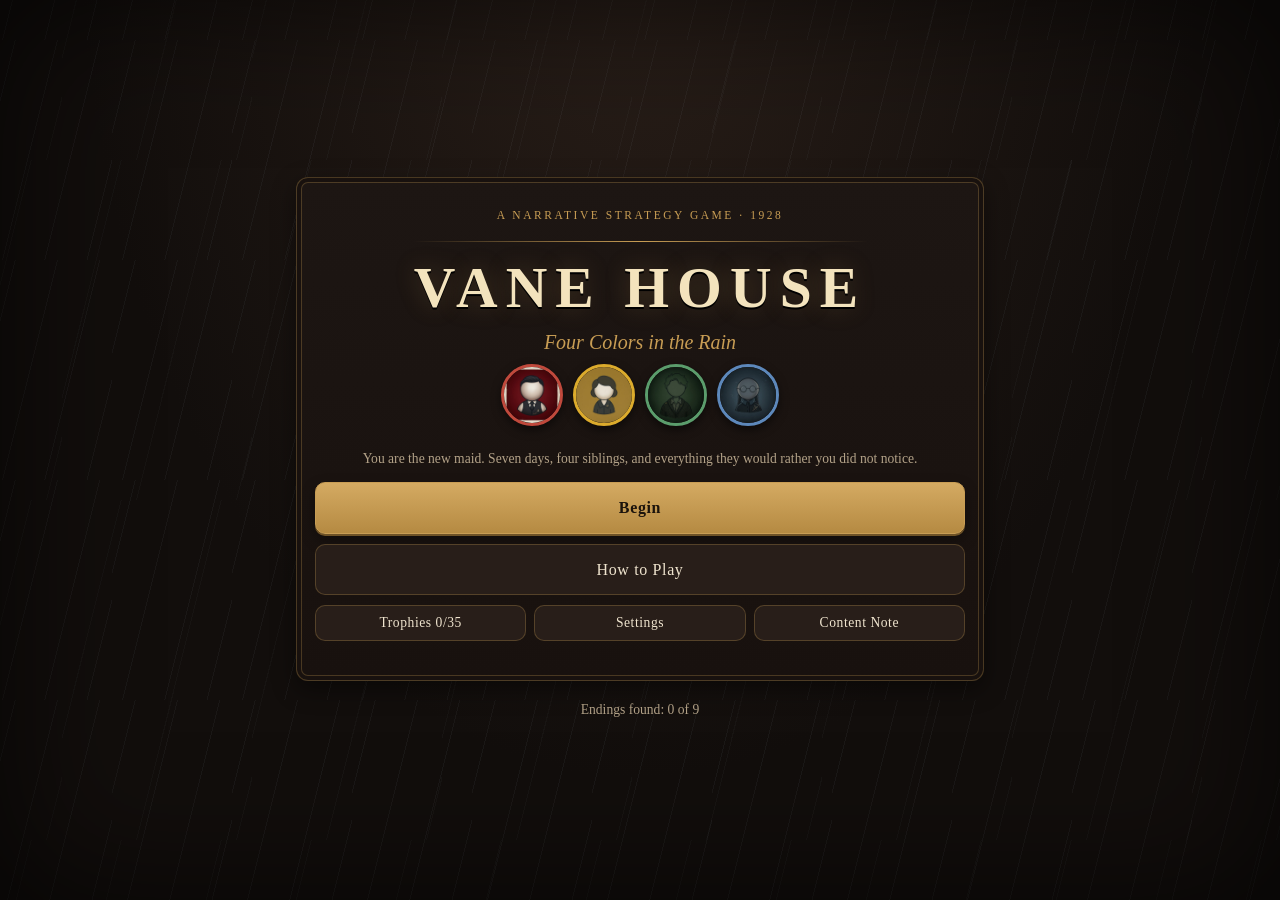
<file: index.html>
<!DOCTYPE html>
<html lang="en">
<head>
  <meta charset="utf-8" />
  <meta name="viewport" content="width=device-width, initial-scale=1, viewport-fit=cover" />
  <title>Vane House: Four Colors in the Rain</title>
  <meta name="description" content="A 1928 narrative strategy game. You are the new maid at Vane House. Four siblings, four colours, and a week of rain to learn what each of them is hiding." />
  <meta name="theme-color" content="#1b1411" />
  <meta name="color-scheme" content="dark" />
  <meta name="apple-mobile-web-app-capable" content="yes" />
  <meta name="mobile-web-app-capable" content="yes" />
  <meta name="apple-mobile-web-app-status-bar-style" content="black-translucent" />
  <link rel="manifest" href="./manifest.json" />
  <link rel="icon" type="image/svg+xml" href="./icon-512.svg" />
  <link rel="apple-touch-icon" href="./icon-180.png" />
  <link rel="stylesheet" href="./styles.css" />
</head>
<body>
  <div class="rain" id="rain" aria-hidden="true"></div>
  <div class="vignette" aria-hidden="true"></div>

  <div id="app" class="app" aria-live="polite"></div>

  <div id="modal" class="modal hidden" role="dialog" aria-modal="true" aria-labelledby="modal-title">
    <div class="modal-card">
      <div class="modal-head">
        <h2 id="modal-title">Ledger</h2>
        <button id="modal-close" class="btn ghost small" type="button" data-act="close-modal" aria-label="Close">Close ✕</button>
      </div>
      <div id="modal-body" class="modal-body"></div>
    </div>
  </div>

  <div id="toast" class="toast hidden" role="status" aria-live="polite"></div>

  <noscript><p style="padding:24px;font-family:Georgia,serif;color:#efe4ce">Vane House needs JavaScript to run.</p></noscript>

  <script src="./story.js"></script>
  <script src="./story-extra.js"></script>
  <script src="./audio.js"></script>
  <script src="./engine.js"></script>
  <script src="./app.js"></script>
</body>
</html>
</file>
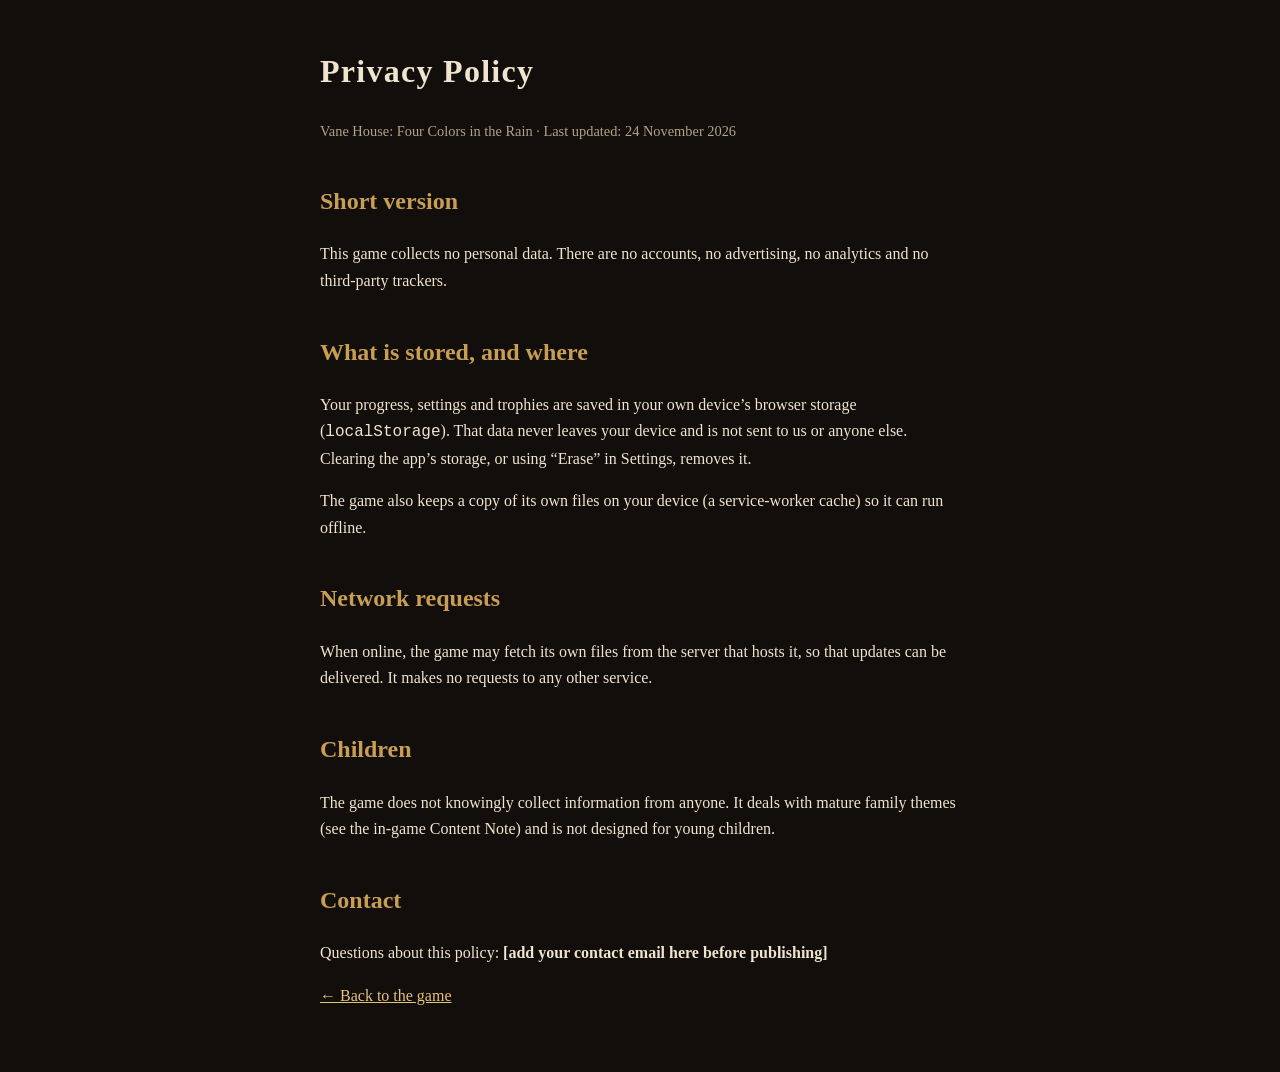
<file: privacy.html>
<!DOCTYPE html>
<html lang="en">
<head>
  <meta charset="utf-8" />
  <meta name="viewport" content="width=device-width, initial-scale=1" />
  <title>Privacy Policy — Vane House: Four Colors in the Rain</title>
  <meta name="theme-color" content="#1b1411" />
  <style>
    body { background: #120e0c; color: #efe4ce; font: 1rem/1.65 Georgia, serif; margin: 0; padding: 24px 18px 48px; }
    main { max-width: 640px; margin: 0 auto; }
    h1 { font-weight: 600; letter-spacing: .04em; } h2 { color: #c89d54; font-weight: 600; margin-top: 1.6em; }
    a { color: #e6c27a; } .muted { color: #b3a288; font-size: .9rem; }
  </style>
</head>
<body>
<main>
  <h1>Privacy Policy</h1>
  <p class="muted">Vane House: Four Colors in the Rain · Last updated: 24 November 2026</p>

  <h2>Short version</h2>
  <p>This game collects no personal data. There are no accounts, no advertising, no analytics and no third-party trackers.</p>

  <h2>What is stored, and where</h2>
  <p>Your progress, settings and trophies are saved in your own device’s browser storage (<code>localStorage</code>). That data never leaves your device and is not sent to us or anyone else. Clearing the app’s storage, or using “Erase” in Settings, removes it.</p>
  <p>The game also keeps a copy of its own files on your device (a service-worker cache) so it can run offline.</p>

  <h2>Network requests</h2>
  <p>When online, the game may fetch its own files from the server that hosts it, so that updates can be delivered. It makes no requests to any other service.</p>

  <h2>Children</h2>
  <p>The game does not knowingly collect information from anyone. It deals with mature family themes (see the in-game Content Note) and is not designed for young children.</p>

  <h2>Contact</h2>
  <p>Questions about this policy: <strong>[add your contact email here before publishing]</strong></p>

  <p><a href="./">← Back to the game</a></p>
</main>
</body>
</html>
</file>
<file: styles.css>
/* Vane House — 1928 interwar look: mahogany, brass, rain. Mobile-first. */
:root {
  --bg: #120e0c;
  --panel: #1d1613;
  --panel2: #281e19;
  --ink: #efe4ce;
  --muted: #b3a288;
  --gold: #c89d54;
  --gold-soft: rgba(200, 157, 84, 0.28);
  --red: #c0493c;
  --yellow: #dcab2c;
  --green: #5b9d6c;
  --blue: #5d88bb;
  --danger: #a23b30;
  --radius: 12px;
  --font-display: "Didot", "Bodoni MT", "Playfair Display", "Times New Roman", Georgia, serif;
  --font-body: Georgia, "Iowan Old Style", "Palatino Linotype", serif;
  --fs: 1rem;
}
:root.large { --fs: 1.12rem; }

* { box-sizing: border-box; -webkit-tap-highlight-color: transparent; }
html, body { margin: 0; padding: 0; }
body {
  background: radial-gradient(ellipse at 50% -10%, #2a1f19 0%, var(--bg) 62%) fixed;
  color: var(--ink);
  font-family: var(--font-body);
  font-size: var(--fs);
  line-height: 1.6;
  min-height: 100dvh;
  overflow-x: hidden;
}
.hidden { display: none !important; }
button { font: inherit; color: inherit; }

/* ---------- atmosphere ---------- */
.rain {
  position: fixed; inset: -20% -10%; pointer-events: none; z-index: 0; opacity: 0.5;
  background:
    repeating-linear-gradient(104deg, transparent 0 22px, rgba(180, 196, 214, 0.10) 22px 23px, transparent 23px 41px),
    repeating-linear-gradient(104deg, transparent 0 57px, rgba(180, 196, 214, 0.07) 57px 58px, transparent 58px 97px);
  background-size: 120px 220px, 190px 340px;
  animation: rainfall 0.9s linear infinite;
}
@keyframes rainfall {
  from { background-position: 0 0, 0 0; }
  to { background-position: -22px 220px, -34px 340px; }
}
body.no-rain .rain { display: none; }
@media (prefers-reduced-motion: reduce) { .rain { animation: none; } * { transition: none !important; } }
.vignette { position: fixed; inset: 0; pointer-events: none; z-index: 1; box-shadow: inset 0 0 140px rgba(0, 0, 0, 0.7); }

.app {
  position: relative; z-index: 2; max-width: 720px; margin: 0 auto;
  min-height: 100dvh; display: flex; flex-direction: column;
  padding: max(10px, env(safe-area-inset-top)) 12px max(12px, env(safe-area-inset-bottom));
}

/* ---------- shared bits ---------- */
.deco {
  position: relative; background: linear-gradient(180deg, var(--panel), #18110e);
  border: 1px solid var(--gold-soft); border-radius: var(--radius);
  box-shadow: 0 8px 24px rgba(0, 0, 0, 0.45), inset 0 0 0 4px #18110e, inset 0 0 0 5px var(--gold-soft);
}
.btn {
  display: inline-flex; align-items: center; justify-content: center; gap: 8px;
  border: 1px solid var(--gold); background: linear-gradient(180deg, #d4aa62, #b58a42); color: #1b130c;
  font-family: var(--font-display); font-weight: 700; letter-spacing: 0.04em;
  padding: 12px 18px; border-radius: 10px; cursor: pointer; min-height: 46px;
  box-shadow: 0 2px 0 #6e5226, 0 6px 14px rgba(0, 0, 0, 0.35);
}
.btn:active { transform: translateY(1px); box-shadow: 0 1px 0 #6e5226; }
.btn:focus-visible, .choice:focus-visible, .sib-btn:focus-visible, .chip-btn:focus-visible { outline: 2px solid #fff3d2; outline-offset: 2px; }
.btn.ghost { background: var(--panel2); color: var(--ink); border-color: var(--gold-soft); box-shadow: none; font-weight: 400; }
.btn.small { padding: 6px 12px; min-height: 34px; font-size: 0.85rem; }
.btn.block { width: 100%; }
.btn:disabled { opacity: 0.45; cursor: not-allowed; }
.eyebrow { font-size: 0.72rem; letter-spacing: 0.22em; text-transform: uppercase; color: var(--gold); }
h1, h2, h3 { font-family: var(--font-display); font-weight: 600; margin: 0; }
p { margin: 0 0 0.9em; }
.muted { color: var(--muted); }
.small { font-size: 0.85rem; }

.dot { display: inline-block; width: 10px; height: 10px; border-radius: 50%; margin-right: 6px; vertical-align: -1px; }
.c-red { --c: var(--red); } .c-yellow { --c: var(--yellow); } .c-green { --c: var(--green); } .c-blue { --c: var(--blue); }
.dot.Red { background: var(--red); } .dot.Yellow { background: var(--yellow); } .dot.Green { background: var(--green); } .dot.Blue { background: var(--blue); }

/* ---------- title ---------- */
.title-screen { flex: 1; display: flex; flex-direction: column; justify-content: center; gap: 18px; padding: 18px 4px; text-align: center; }
.title-card { padding: 28px 18px 24px; }
.title-card h1 { font-size: clamp(2.3rem, 11vw, 3.6rem); letter-spacing: 0.14em; text-transform: uppercase; line-height: 1.05; color: #f3e3bd; text-shadow: 0 2px 0 #000, 0 0 24px rgba(200, 157, 84, 0.25); }
.title-card .sub { font-family: var(--font-display); font-style: italic; font-size: 1.25rem; color: var(--gold); margin: 8px 0 4px; }
.rule { height: 1px; margin: 16px auto; width: 70%; background: linear-gradient(90deg, transparent, var(--gold), transparent); }
.four { display: flex; justify-content: center; gap: 10px; margin: 6px 0 14px; }
.four img { width: 62px; height: 62px; border-radius: 50%; object-fit: cover; border: 3px solid var(--c); box-shadow: 0 4px 10px rgba(0, 0, 0, 0.5); background: #000; }
.menu { display: flex; flex-direction: column; gap: 10px; margin-top: 8px; }
.pwa-line { font-size: 0.78rem; color: var(--muted); min-height: 1.2em; }

/* ---------- HUD ---------- */
.hud { display: flex; justify-content: space-between; align-items: center; gap: 10px; padding: 10px 14px; }
.hud .when { font-family: var(--font-display); font-size: 1.05rem; }
.hud .when small { color: var(--muted); font-family: var(--font-body); font-size: 0.78rem; margin-left: 4px; }
.pips { display: flex; gap: 6px; align-items: center; }
.pip { width: 14px; height: 14px; border-radius: 50%; background: #3a2e26; border: 1px solid var(--gold-soft); }
.pip.on { background: radial-gradient(circle at 40% 35%, #ffe9a6, #d4a03c 65%, #8a5f1c); box-shadow: 0 0 10px rgba(255, 207, 100, 0.6); }
.meter-row { display: flex; align-items: center; gap: 10px; padding: 8px 14px 0; font-size: 0.78rem; color: var(--muted); }
.meter { flex: 1; height: 8px; border-radius: 6px; background: #2b211b; overflow: hidden; border: 1px solid rgba(255, 255, 255, 0.05); }
.meter > i { display: block; height: 100%; border-radius: 6px; transition: width 0.4s ease; }
.meter.scrutiny > i { background: linear-gradient(90deg, #8a6a2a, #c0493c); }
.meter.trust > i { background: linear-gradient(90deg, #8a6a2a, #e0bb6a); }
.meter.mask > i { background: var(--c); opacity: 0.85; }

.strip { display: grid; grid-template-columns: repeat(4, 1fr); gap: 6px; margin: 10px 0; }
.sib-card { background: var(--panel); border: 1px solid var(--gold-soft); border-top: 3px solid var(--c); border-radius: 10px; padding: 6px; font-size: 0.7rem; cursor: pointer; text-align: center; }
.sib-card img { width: 44px; height: 44px; border-radius: 50%; object-fit: cover; border: 2px solid var(--c); display: block; margin: 0 auto 3px; }
.sib-card b { font-family: var(--font-display); font-size: 0.82rem; display: block; }
.sib-card .meter { height: 5px; margin-top: 3px; }
.sib-card .lbl { display: flex; justify-content: space-between; color: var(--muted); margin-top: 3px; font-size: 0.62rem; }

/* ---------- stage ---------- */
.stage { flex: 1; padding: 18px 16px 20px; margin-bottom: 10px; outline: none; }
.stage h2 { font-size: 1.45rem; line-height: 1.2; margin-bottom: 6px; }
.stage .weather { font-style: italic; color: var(--muted); margin-bottom: 14px; }
.loc { padding: 12px 12px 10px; margin-bottom: 10px; border: 1px solid var(--gold-soft); border-radius: 10px; background: var(--panel2); }
.loc h3 { font-size: 1.02rem; }
.loc .desc { font-size: 0.84rem; color: var(--muted); margin: 2px 0 8px; }
.loc-actions { display: flex; flex-wrap: wrap; gap: 8px; }
.sib-btn {
  display: flex; align-items: center; gap: 8px; padding: 5px 12px 5px 5px; border-radius: 999px; cursor: pointer;
  background: #1a1411; border: 1px solid var(--c); color: var(--ink); min-height: 46px;
}
.sib-btn img { width: 36px; height: 36px; border-radius: 50%; object-fit: cover; border: 2px solid var(--c); }
.sib-btn .flag { color: var(--gold); font-size: 0.8rem; }
.chip-btn { border: 1px dashed var(--gold-soft); background: transparent; color: var(--ink); border-radius: 999px; padding: 8px 14px; cursor: pointer; font-size: 0.86rem; min-height: 40px; }
.chip-btn small { color: var(--muted); }
.chip-btn:disabled { opacity: 0.4; }
.pass { margin-top: 14px; text-align: center; }

.scene-head { display: flex; gap: 14px; align-items: center; margin-bottom: 12px; }
.portrait { width: 92px; height: 92px; flex: none; border-radius: 12px; object-fit: cover; border: 3px solid var(--c); box-shadow: 0 6px 16px rgba(0, 0, 0, 0.5); background: #000; }
.scene-head .who { color: var(--c); font-family: var(--font-display); letter-spacing: 0.06em; font-size: 0.86rem; text-transform: uppercase; }
.four.small img { width: 40px; height: 40px; border-width: 2px; }
.narr p { font-size: 1.03rem; }
.narr p:first-letter { }

.choices { display: flex; flex-direction: column; gap: 9px; margin-top: 14px; }
.choice {
  text-align: left; background: var(--panel2); border: 1px solid var(--gold-soft); border-radius: 10px; padding: 11px 13px; cursor: pointer;
  display: block; width: 100%; line-height: 1.45;
}
.choice:hover { border-color: var(--gold); }
.choice .tag { display: block; font-size: 0.72rem; letter-spacing: 0.08em; text-transform: uppercase; color: var(--gold); margin-top: 4px; }
.choice.gated { border-color: var(--gold); background: linear-gradient(180deg, #33261a, #281e19); box-shadow: 0 0 14px rgba(200, 157, 84, 0.22); }
.choice.pry { border-style: dashed; border-color: rgba(192, 73, 60, 0.55); color: #e4b8b1; }
.choice.pry .tag { color: #d97a6d; }
.choice.locked { opacity: 0.5; cursor: default; border-style: dotted; }
.choice.locked:hover { border-color: var(--gold-soft); }

.result .react { font-size: 1.06rem; border-left: 3px solid var(--c, var(--gold)); padding-left: 12px; margin: 10px 0 14px; }
.chips { display: flex; flex-wrap: wrap; gap: 8px; margin: 10px 0; }
.chip { font-size: 0.8rem; padding: 4px 10px; border-radius: 999px; background: #1a1411; border: 1px solid var(--gold-soft); }
.chip.good { border-color: #6aa27a; color: #bfe3c7; }
.chip.bad { border-color: #b4574b; color: #efbdb5; }
.banner { background: rgba(200, 157, 84, 0.12); border-left: 3px solid var(--gold); padding: 10px 14px; border-radius: 6px; margin: 8px 0; font-size: 0.92rem; }
.banner b { font-family: var(--font-display); }
.hint-box { font-style: italic; border: 1px dashed var(--gold-soft); border-radius: 10px; padding: 10px 14px; margin: 10px 0; color: #e8d9b8; }
.after { color: var(--muted); font-style: italic; }

.transition { text-align: center; padding: 28px 8px; }
.transition h2 { font-size: 1.9rem; }
.transition .big { font-family: var(--font-display); font-size: 3rem; color: var(--gold); line-height: 1; margin: 8px 0; }

.ending h2 { font-size: 1.9rem; text-align: center; }
.ending .kind { text-align: center; margin-bottom: 14px; }
.epi { font-size: 0.92rem; border-left: 3px solid var(--c); padding-left: 10px; margin: 8px 0; }
.stats { display: grid; grid-template-columns: 1fr 1fr; gap: 8px; margin: 14px 0; font-size: 0.88rem; }
.stats div { background: var(--panel2); border: 1px solid var(--gold-soft); border-radius: 8px; padding: 8px 10px; }

.footbar { display: flex; gap: 8px; }
.footbar .btn { flex: 1; }

/* ---------- modal ---------- */
.modal { position: fixed; inset: 0; z-index: 50; background: rgba(0, 0, 0, 0.74); display: flex; align-items: flex-end; justify-content: center; padding: 0; }
.modal-card { width: 100%; max-width: 640px; max-height: 90dvh; display: flex; flex-direction: column; background: var(--panel); border: 1px solid var(--gold); border-radius: 16px 16px 0 0; }
.modal-head { display: flex; justify-content: space-between; align-items: center; padding: 14px 16px; border-bottom: 1px solid var(--gold-soft); }
.modal-head h2 { font-size: 1.25rem; }
.modal-body { overflow-y: auto; padding: 14px 16px calc(18px + env(safe-area-inset-bottom)); -webkit-overflow-scrolling: touch; }
@media (min-width: 700px) { .modal { align-items: center; padding: 16px; } .modal-card { border-radius: 16px; } }
.tabs { display: flex; gap: 6px; margin-bottom: 12px; }
.tab { flex: 1; padding: 9px 6px; border-radius: 8px; border: 1px solid var(--gold-soft); background: var(--panel2); cursor: pointer; font-size: 0.86rem; }
.tab.on { background: var(--gold); color: #1b130c; font-weight: 700; border-color: var(--gold); }
.card { background: var(--panel2); border: 1px solid var(--gold-soft); border-radius: 10px; padding: 10px 12px; margin-bottom: 10px; }
.card h3 { font-size: 1rem; }
.card.sel { border-color: #fff3d2; box-shadow: 0 0 0 1px #fff3d2; }
.card.locked { opacity: 0.55; border-style: dashed; }
.card.real { border-color: var(--gold); background: linear-gradient(180deg, #33261a, #281e19); }
.card.new { animation: glow 1.4s ease-in-out 2; }
@keyframes glow { 50% { box-shadow: 0 0 22px rgba(255, 220, 140, 0.7); } }
.clickable { cursor: pointer; }
.pinbar { position: sticky; bottom: -14px; background: linear-gradient(180deg, transparent, var(--panel) 30%); padding: 14px 0 4px; }
.pin-msg { margin-bottom: 8px; font-size: 0.9rem; color: #f0d9a3; font-style: italic; }
.row { display: flex; align-items: center; gap: 10px; }
.row img { width: 52px; height: 52px; border-radius: 50%; object-fit: cover; border: 3px solid var(--c); }
.looks { font-style: italic; color: var(--muted); font-size: 0.88rem; margin-top: 6px; }
.tl { display: grid; gap: 4px; font-size: 0.82rem; color: var(--muted); margin-top: 8px; }
.trophy { display: flex; gap: 10px; align-items: flex-start; }
.trophy .ic { font-size: 1.4rem; line-height: 1.2; }
.switch { display: flex; justify-content: space-between; align-items: center; padding: 10px 0; border-bottom: 1px solid var(--gold-soft); }
.switch button { min-width: 64px; }

/* ---------- toast ---------- */
.toast { position: fixed; left: 50%; transform: translateX(-50%); bottom: max(18px, env(safe-area-inset-bottom)); z-index: 80; background: #2b2018; color: var(--ink); border: 1px solid var(--gold); border-radius: 999px; padding: 10px 18px; font-size: 0.9rem; max-width: 92vw; text-align: center; box-shadow: 0 8px 24px rgba(0, 0, 0, 0.6); }

/* ---------- v2.1: cutaway hub, Moments, touch rituals, sound ---------- */
.c-gold { --c: var(--gold); }
.hud-right { display: flex; align-items: center; gap: 12px; }
.mute { background: var(--panel2); border: 1px solid var(--gold-soft); border-radius: 50%; width: 38px; height: 38px; cursor: pointer; font-size: 1.05rem; line-height: 1; }
.mute:focus-visible { outline: 2px solid #fff3d2; outline-offset: 2px; }

.cutaway { width: 100%; height: auto; display: block; margin: 6px 0 4px; border-radius: 12px; border: 1px solid var(--gold-soft); touch-action: manipulation; }
.cutaway .roof { fill: #2a1d17; stroke: var(--gold-soft); stroke-width: 1.5; }
.cutaway .roof.glass { fill: rgba(120, 170, 160, 0.16); stroke: rgba(150, 200, 190, 0.45); }
.cutaway .chim { fill: #231813; stroke: var(--gold-soft); }
.cutaway .shell { fill: #1a1310; stroke: var(--gold-soft); stroke-width: 1.5; }
.cutaway .rm { fill: #251b16; stroke: rgba(200, 157, 84, 0.35); stroke-width: 1; transition: fill 0.2s; }
.cutaway .room { cursor: pointer; outline: none; }
.cutaway .room:hover .rm { fill: #2e221b; }
.cutaway .room.occ .rm { fill: #2c2018; }
.cutaway .room.sel .rm { stroke: #fff3d2; stroke-width: 2.2; fill: #33251c; }
.cutaway .room:focus-visible .rm { stroke: #fff3d2; stroke-width: 2.6; }
.cutaway .rl { fill: var(--muted); font-size: 9.5px; font-family: var(--font-display); letter-spacing: 0.06em; text-transform: uppercase; pointer-events: none; }
.cutaway .win { stroke: rgba(0, 0, 0, 0.5); stroke-width: 1; }
.cutaway .win.dark { fill: #17110e; }
.cutaway .glow { opacity: 0.45; pointer-events: none; }
.cutaway .mullion { stroke: rgba(20, 12, 8, 0.6); stroke-width: 1; fill: none; }
.cutaway .star { fill: #ffe9a6; font-size: 11px; pointer-events: none; }
.w-red { fill: var(--red); } .w-yellow { fill: var(--yellow); } .w-green { fill: var(--green); } .w-blue { fill: var(--blue); }
.cutaway .win.pulse { animation: winpulse 1.2s ease-in-out infinite; }
@keyframes winpulse { 50% { opacity: 0.45; } }
.legend { display: flex; flex-wrap: wrap; gap: 6px; margin: 4px 0 10px; }
.legend .lg { display: inline-flex; align-items: center; gap: 6px; padding: 5px 10px; border-radius: 999px; background: #1a1411; border: 1px solid var(--gold-soft); cursor: pointer; font-size: 0.8rem; min-height: 36px; }
.legend .lg i { width: 10px; height: 10px; border-radius: 50%; background: var(--c); box-shadow: 0 0 8px var(--c); }
.legend .lg small { color: var(--muted); }
.loc.selected { border-color: var(--gold); }
.chip-btn.gold { border: 1px solid var(--gold); background: rgba(200, 157, 84, 0.12); }

.moments { display: flex; flex-direction: column; gap: 8px; margin-bottom: 10px; }
.moment { display: flex; gap: 10px; align-items: center; text-align: left; padding: 10px 12px; border-radius: 10px; cursor: pointer; background: linear-gradient(180deg, #33261a, #281e19); border: 1px solid var(--c); box-shadow: 0 0 14px rgba(255, 220, 140, 0.18); }
.moment b { display: block; font-family: var(--font-display); }
.moment small { display: block; color: var(--muted); font-size: 0.76rem; }
.moment .bolt { font-size: 1.3rem; animation: winpulse 1.4s ease-in-out infinite; }
.moment:disabled { opacity: 0.45; }

.portrait.mp { display: flex; align-items: center; justify-content: center; font-family: var(--font-display); font-size: 1.9rem; color: var(--gold); background: radial-gradient(circle at 40% 30%, #3a2b1e, #1a120d); }
.timer { height: 8px; border-radius: 6px; background: #2b211b; overflow: hidden; margin: 6px 0 12px; border: 1px solid rgba(255, 255, 255, 0.06); }
.timer > i { display: block; width: 100%; height: 100%; background: linear-gradient(90deg, #c0493c, #e0bb6a); }
.rit-badge { display: inline-block; margin-left: 8px; padding: 1px 8px; border: 1px solid var(--gold-soft); border-radius: 999px; font-size: 0.66rem; letter-spacing: 0.06em; color: #e8d9b8; }
.rit-badge.mem { border-color: rgba(220, 171, 44, 0.6); color: #ecd28a; }
.mem-note { color: #ecd28a; margin-top: 6px; }
.banner.real { border-left-color: #fff3d2; background: rgba(255, 243, 210, 0.08); }
.banner.missed { text-align: left; margin-top: 14px; font-style: italic; }

.breath-wrap, .chime-wrap { display: flex; flex-direction: column; align-items: center; gap: 12px; margin: 18px 0 8px; }
.breath { width: 150px; height: 150px; border-radius: 50%; border: 2px solid var(--gold); cursor: pointer; touch-action: none; user-select: none; -webkit-user-select: none;
  background: radial-gradient(circle at 40% 35%, rgba(255, 233, 166, 0.35), rgba(200, 157, 84, 0.12) 70%); color: var(--ink); font-family: var(--font-display); padding: 10px; line-height: 1.25; box-shadow: 0 0 26px rgba(200, 157, 84, 0.25); }
.breath:focus-visible { outline: 2px solid #fff3d2; outline-offset: 4px; }
.chime-ring { font-size: 3rem; width: 96px; height: 96px; display: flex; align-items: center; justify-content: center; border-radius: 50%; border: 2px solid var(--gold-soft); }
.chime-ring.hit { animation: stroke 0.9s ease-out; }
@keyframes stroke { 0% { box-shadow: 0 0 0 0 rgba(255, 233, 166, 0.8); background: rgba(255, 233, 166, 0.25); } 100% { box-shadow: 0 0 0 26px rgba(255, 233, 166, 0); background: transparent; } }
.btn.tap { width: 160px; height: 64px; font-size: 1.2rem; }
.count { font-family: var(--font-display); font-size: 2.2rem; color: var(--gold); line-height: 1; }
.ground { display: flex; flex-direction: column; gap: 8px; margin: 12px 0; }
.gitem { text-align: left; padding: 11px 13px; border-radius: 10px; cursor: pointer; background: var(--panel2); border: 1px solid var(--gold-soft); }
.gitem.ok { border-color: #6aa27a; background: rgba(106, 162, 122, 0.14); }
.gitem.no { opacity: 0.45; text-decoration: line-through; }
.gitem:disabled { cursor: default; }
.rit-foot { display: flex; gap: 8px; justify-content: center; margin-top: 16px; flex-wrap: wrap; }
@media (prefers-reduced-motion: reduce) { .cutaway .win.pulse, .moment .bolt, .chime-ring.hit { animation: none; } }
</file>
